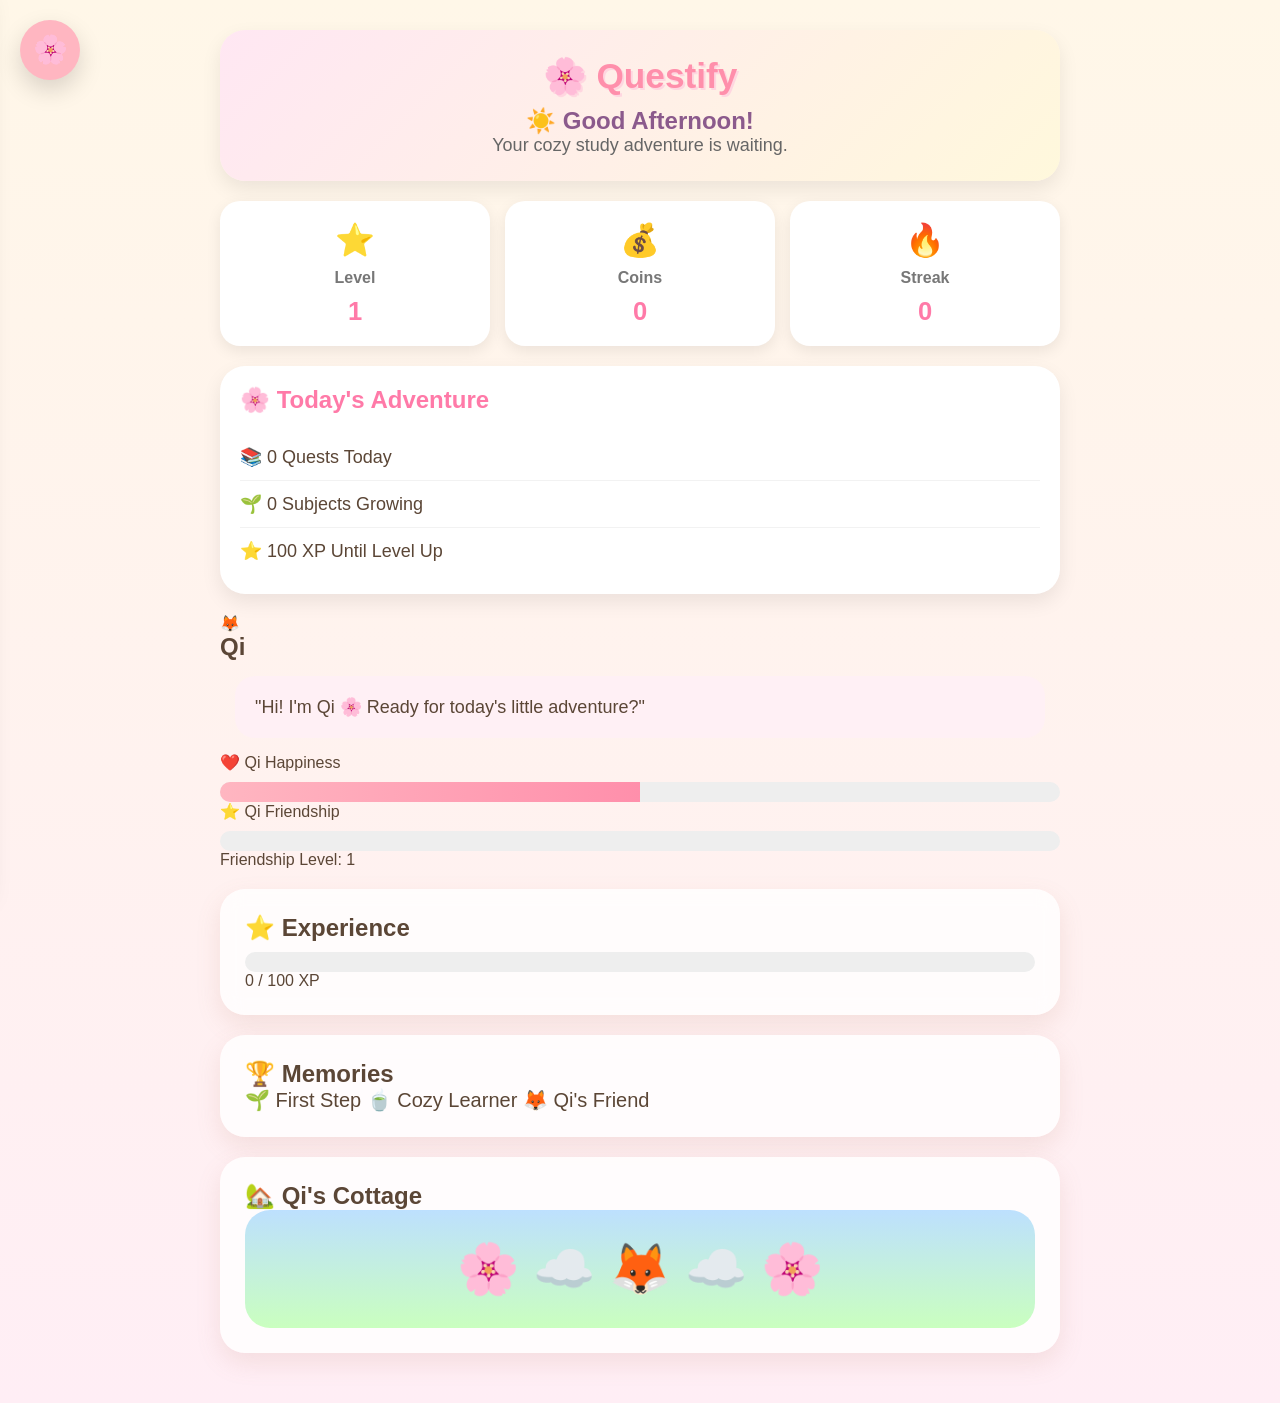
<file: index.html>
<!doctype html>
<html lang="en">

<head>
  <meta charset="UTF-8" />
  <meta name="viewport" content="width=device-width, initial-scale=1.0" />

  <title>Questify 🦊</title>

  <link rel="stylesheet" href="style.css" />
</head>

<body>
  <!-- 🌸 Menu Button -->

  <button id="menuButton" class="menuButton">🌸</button>
  <div class="layout">
    <!-- 🌸 Sidebar -->

    <div id="sidebar" class="sidebar">

      <div class="sidebarLogo">

        <div class="logoCircle">
          🌸
        </div>

        <div>

          <h2>Questify</h2>

          <p class="sidebarSubtitle">
            Cozy Study Adventure
          </p>

        </div>

      </div>
      <!-- 🌸 Navigation -->
      <button class="navButton" data-page="homePage">🏠 Home</button>

      <button class="navButton" data-page="profilePage">👤 Profile</button>

      <button class="navButton" data-page="companionPage">
        🐾 Companion
      </button>

      <button class="navButton" data-page="gardenPage">🌱 Garden</button>

      <button class="navButton" data-page="questsPage">🎯 Quests</button>

      <button class="navButton">📅 Timetable</button>

      <button class="navButton">📝 Exams</button>

      <button class="navButton">☀️ Summer Tasks</button>

      <button class="navButton">⚙️ Settings</button>
      <hr />

      <p class="sidebarQi">🦊 Small steps create big adventures.</p>
    </div>

    <div class="app">
      <!-- 🌸 Pages -->

      <div id="pages">
        <!-- Home Page -->

        <section id="homePage" class="page">
          <!-- Header -->

          <header class="welcomeCard">
            <h1>🌸 Questify</h1>

            <h2>Welcome back!</h2>

            <p>Your cozy study adventure is waiting.</p>
          </header>

          <!-- Player Stats -->

          <section class="statsGrid">
            <div class="statCard">
              <div class="statEmoji">⭐</div>
              <h3>Level</h3>
              <span id="level">1</span>
            </div>

            <div class="statCard">
              <div class="statEmoji">💰</div>
              <h3>Coins</h3>
              <span id="coins">0</span>
            </div>

            <div class="statCard">
              <div class="statEmoji">🔥</div>
              <h3>Streak</h3>
              <span id="streak">0</span>
            </div>
          </section>
          <section class="card adventureCard">
            <h2>🌸 Today's Adventure</h2>

            <div class="adventureItem">
              📚 <span id="todayQuestCount">0</span> Quests Today
            </div>

            <div class="adventureItem">
              🌱 <span id="subjectCount">0</span> Subjects Growing
            </div>

            <div class="adventureItem">
              ⭐ <span id="xpLeft">100</span> XP Until Level Up
            </div>
          </section>
          <!-- Qi Companion -->

          <section class="qiHomeCard">
            <div class="qiAvatar" id="companionEmoji">🦊</div>

            <div class="qiInfo">
              <h2 id="companionName">Qi</h2>

              <p class="speech">
                "Hi! I'm Qi 🌸 Ready for today's little adventure?"
              </p>
            </div>
          </section>
          <div class="mood">
            ❤️ Qi Happiness

            <div class="bar">
              <div class="happiness"></div>
            </div>
          </div>

          <div class="friendship">
            ⭐ Qi Friendship

            <div class="bar">
              <div class="friendBar"></div>
            </div>

            <p>
              Friendship Level:
              <span id="qiLevel">1</span>
            </p>
          </div>

          <!-- XP -->

          <section class="card">
            <h2>⭐ Experience</h2>

            <div class="bar">
              <div class="xp"></div>
            </div>

            <p><span id="xp">0</span> / 100 XP</p>
          </section>

          <!-- Achievements -->

          <section class="card">
            <h2>🏆 Memories</h2>

            <div class="badges">
              🌱 First Step 🍵 Cozy Learner 🦊 Qi's Friend
            </div>
          </section>

          <!-- Qi Cottage -->

          <section class="card">
            <h2>🏡 Qi's Cottage</h2>

            <div class="cottage">🌸 ☁️ 🦊 ☁️ 🌸</div>
          </section>
        </section>

        <!-- Profile -->

        <section class="card profile page" id="profilePage" style="display: none">
          <h2>👤 My Cozy Profile</h2>

          <div class="profileAvatar">🌸</div>

          <div class="profileInfo">
            <p>👤 <strong>Name</strong></p>
            <h3 id="playerName">Student</h3>

            <p>🎓 <strong>Grade</strong></p>
            <h3 id="playerGrade">Not Set</h3>

            <p>🎯 <strong>Goal</strong></p>
            <h3 id="playerGoal">Not Set</h3>

            <p>☁️ <strong>Study Style</strong></p>
            <h3 id="playerStyle">Not Set</h3>
          </div>

          <button id="editProfile">✏️ Edit Profile</button>
        </section>

        <!-- 🌱 Garden -->
        <section class="card page" id="gardenPage" style="display: none">
          <header class="gardenHeader">
            <h2>🌱 My Study Garden</h2>

            <p>Every completed quest helps your knowledge bloom.</p>
          </header>
          <section class="gardenStats">
            <div class="gardenStat">
              🌱
              <h3 id="subjectCount">0</h3>
              <p>Subjects</p>
            </div>

            <div class="gardenStat">
              🌸
              <h3 id="gardenProgress">0%</h3>
              <p>Growth</p>
            </div>
          </section>

          <div id="subjects"></div>

          <button id="addSubject">➕ Add Subject</button>

          <!-- 🏡 Subject Room -->

          <section class="card" id="subjectRoom" style="display: none">
            <h2>🏡 Subject Room</h2>

            <h3 id="roomTitle"></h3>

            <div id="roomTasks"></div>

            <button id="addTask">➕ Add Task</button>

            <button id="backGarden">🌱 Back to Garden</button>
          </section>
        </section>

        <!-- 🎯 Today's Quests -->

        <section class="card page" id="questsPage" style="display: none">
          <h2>🎯 Today's Quests</h2>

          <div id="todayTasks"></div>
        </section>
        <!-- 🐾 Companion Page -->

        <section class="card page" id="companionPage" style="display: none">
          <h2>🐾 Choose Your Companion</h2>

          <p>
            Every companion has a unique personality. Choose the one that will
            study with you.
          </p>

          <div id="companionList"></div>
        </section>
      </div>
      <!-- 🌸 Cozy Popup -->

      <div id="popupOverlay" class="popupOverlay">
        <div class="popupCard">
          <h2 id="popupTitle">🌸 Popup</h2>

          <input type="text" id="popupInput" placeholder="Type here..." />

          <div class="popupButtons">
            <button id="popupSave">💾 Save</button>

            <button id="popupCancel">❌ Cancel</button>
          </div>
        </div>
      </div>
    </div>
  </div>

  <script src="script.js"></script>
</body>

</html>
</file>
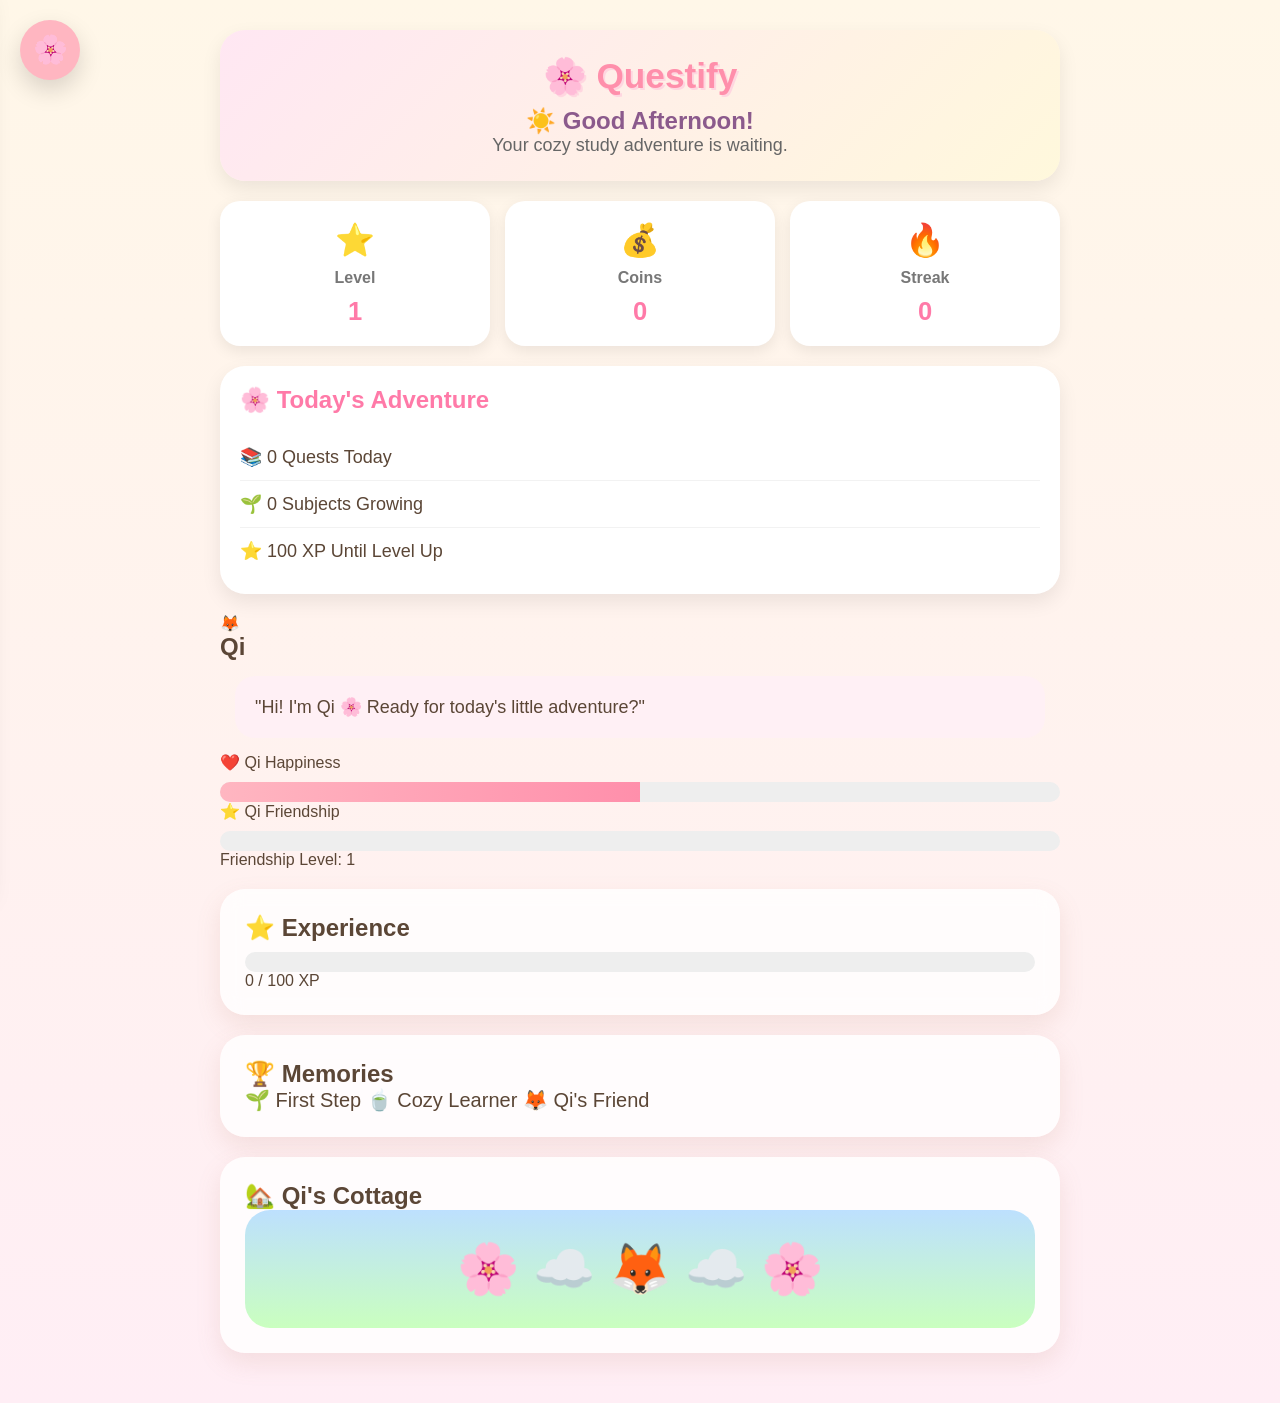
<file: index backup v2.html>
<!doctype html>
<html lang="en">
  <head>
    <meta charset="UTF-8" />
    <meta name="viewport" content="width=device-width, initial-scale=1.0" />

    <title>Questify 🦊</title>

    <link rel="stylesheet" href="style.css" />
  </head>

  <body>
    <!-- 🌸 Menu Button -->

    <button id="menuButton" class="menuButton">🌸</button>
    <div class="layout">
      <!-- 🌸 Sidebar -->

      <div id="sidebar" class="sidebar">
        <h2>🌸 Questify</h2>

        <p class="sidebarSubtitle">Cozy Study Adventure</p>
        <button class="navButton" data-page="homePage">🏠 Home</button>

        <button class="navButton" data-page="profilePage">👤 Profile</button>

        <button class="navButton" data-page="companionPage">
          🐾 Companion
        </button>

        <button class="navButton" data-page="gardenPage">🌱 Garden</button>

        <button class="navButton" data-page="questsPage">🎯 Quests</button>

        <button class="navButton">📅 Timetable</button>

        <button class="navButton">📝 Exams</button>

        <button class="navButton">☀️ Summer Tasks</button>

        <button class="navButton">⚙️ Settings</button>
        <hr />

        <p class="sidebarQi">🦊 Small steps create big adventures.</p>
      </div>

      <div class="app">
        <!-- 🌸 Pages -->

        <div id="pages">
          <!-- Home Page -->

          <section id="homePage" class="page">
            <!-- Header -->

            <header class="welcomeCard">
              <h1>🌸 Questify</h1>

              <h2>Welcome back!</h2>

              <p>Your cozy study adventure is waiting.</p>
            </header>

            <!-- Player Stats -->

            <section class="statsGrid">
              <div class="statCard">
                <div class="statEmoji">⭐</div>
                <h3>Level</h3>
                <span id="level">1</span>
              </div>

              <div class="statCard">
                <div class="statEmoji">💰</div>
                <h3>Coins</h3>
                <span id="coins">0</span>
              </div>

              <div class="statCard">
                <div class="statEmoji">🔥</div>
                <h3>Streak</h3>
                <span id="streak">0</span>
              </div>
            </section>
            <section class="card adventureCard">
              <h2>🌸 Today's Adventure</h2>

              <div class="adventureItem">
                📚 <span id="todayQuestCount">0</span> Quests Today
              </div>

              <div class="adventureItem">
                🌱 <span id="subjectCount">0</span> Subjects Growing
              </div>

              <div class="adventureItem">
                ⭐ <span id="xpLeft">100</span> XP Until Level Up
              </div>
            </section>
            <!-- Qi Companion -->

            <section class="qiHomeCard">
              <div class="qiAvatar" id="companionEmoji">🦊</div>

              <div class="qiInfo">
                <h2 id="companionName">Qi</h2>

                <p class="speech">
                  "Hi! I'm Qi 🌸 Ready for today's little adventure?"
                </p>
              </div>
            </section>
            <div class="mood">
              ❤️ Qi Happiness

              <div class="bar">
                <div class="happiness"></div>
              </div>
            </div>

            <div class="friendship">
              ⭐ Qi Friendship

              <div class="bar">
                <div class="friendBar"></div>
              </div>

              <p>
                Friendship Level:
                <span id="qiLevel">1</span>
              </p>
            </div>

            <!-- XP -->

            <section class="card">
              <h2>⭐ Experience</h2>

              <div class="bar">
                <div class="xp"></div>
              </div>

              <p><span id="xp">0</span> / 100 XP</p>
            </section>

            <!-- Achievements -->

            <section class="card">
              <h2>🏆 Memories</h2>

              <div class="badges">
                🌱 First Step 🍵 Cozy Learner 🦊 Qi's Friend
              </div>
            </section>

            <!-- Qi Cottage -->

            <section class="card">
              <h2>🏡 Qi's Cottage</h2>

              <div class="cottage">🌸 ☁️ 🦊 ☁️ 🌸</div>
            </section>
          </section>

          <!-- Profile -->

          <section
            class="card profile page"
            id="profilePage"
            style="display: none"
          >
            <h2>👤 My Cozy Profile</h2>

            <div class="profileAvatar">🌸</div>

            <div class="profileInfo">
              <p>👤 <strong>Name</strong></p>
              <h3 id="playerName">Student</h3>

              <p>🎓 <strong>Grade</strong></p>
              <h3 id="playerGrade">Not Set</h3>

              <p>🎯 <strong>Goal</strong></p>
              <h3 id="playerGoal">Not Set</h3>

              <p>☁️ <strong>Study Style</strong></p>
              <h3 id="playerStyle">Not Set</h3>
            </div>

            <button id="editProfile">✏️ Edit Profile</button>
          </section>

          <!-- 🌱 Garden -->
          <section class="card page" id="gardenPage" style="display: none">
            <header class="gardenHeader">
              <h2>🌱 My Study Garden</h2>

              <p>Every completed quest helps your knowledge bloom.</p>
            </header>
            <section class="gardenStats">
              <div class="gardenStat">
                🌱
                <h3 id="subjectCount">0</h3>
                <p>Subjects</p>
              </div>

              <div class="gardenStat">
                🌸
                <h3 id="gardenProgress">0%</h3>
                <p>Growth</p>
              </div>
            </section>

            <div id="subjects"></div>

            <button id="addSubject">➕ Add Subject</button>

            <!-- 🏡 Subject Room -->

            <section class="card" id="subjectRoom" style="display: none">
              <h2>🏡 Subject Room</h2>

              <h3 id="roomTitle"></h3>

              <div id="roomTasks"></div>

              <button id="addTask">➕ Add Task</button>

              <button id="backGarden">🌱 Back to Garden</button>
            </section>
          </section>

          <!-- 🎯 Today's Quests -->

          <section class="card page" id="questsPage" style="display: none">
            <h2>🎯 Today's Quests</h2>

            <div id="todayTasks"></div>
          </section>
          <!-- 🐾 Companion Page -->

          <section class="card page" id="companionPage" style="display: none">
            <h2>🐾 Choose Your Companion</h2>

            <p>
              Every companion has a unique personality. Choose the one that will
              study with you.
            </p>

            <div id="companionList"></div>
          </section>
        </div>
        <!-- 🌸 Cozy Popup -->

        <div id="popupOverlay" class="popupOverlay">
          <div class="popupCard">
            <h2 id="popupTitle">🌸 Popup</h2>

            <input type="text" id="popupInput" placeholder="Type here..." />

            <div class="popupButtons">
              <button id="popupSave">💾 Save</button>

              <button id="popupCancel">❌ Cancel</button>
            </div>
          </div>
        </div>
      </div>
    </div>

    <script src="script.js"></script>
  </body>
</html>
</file>
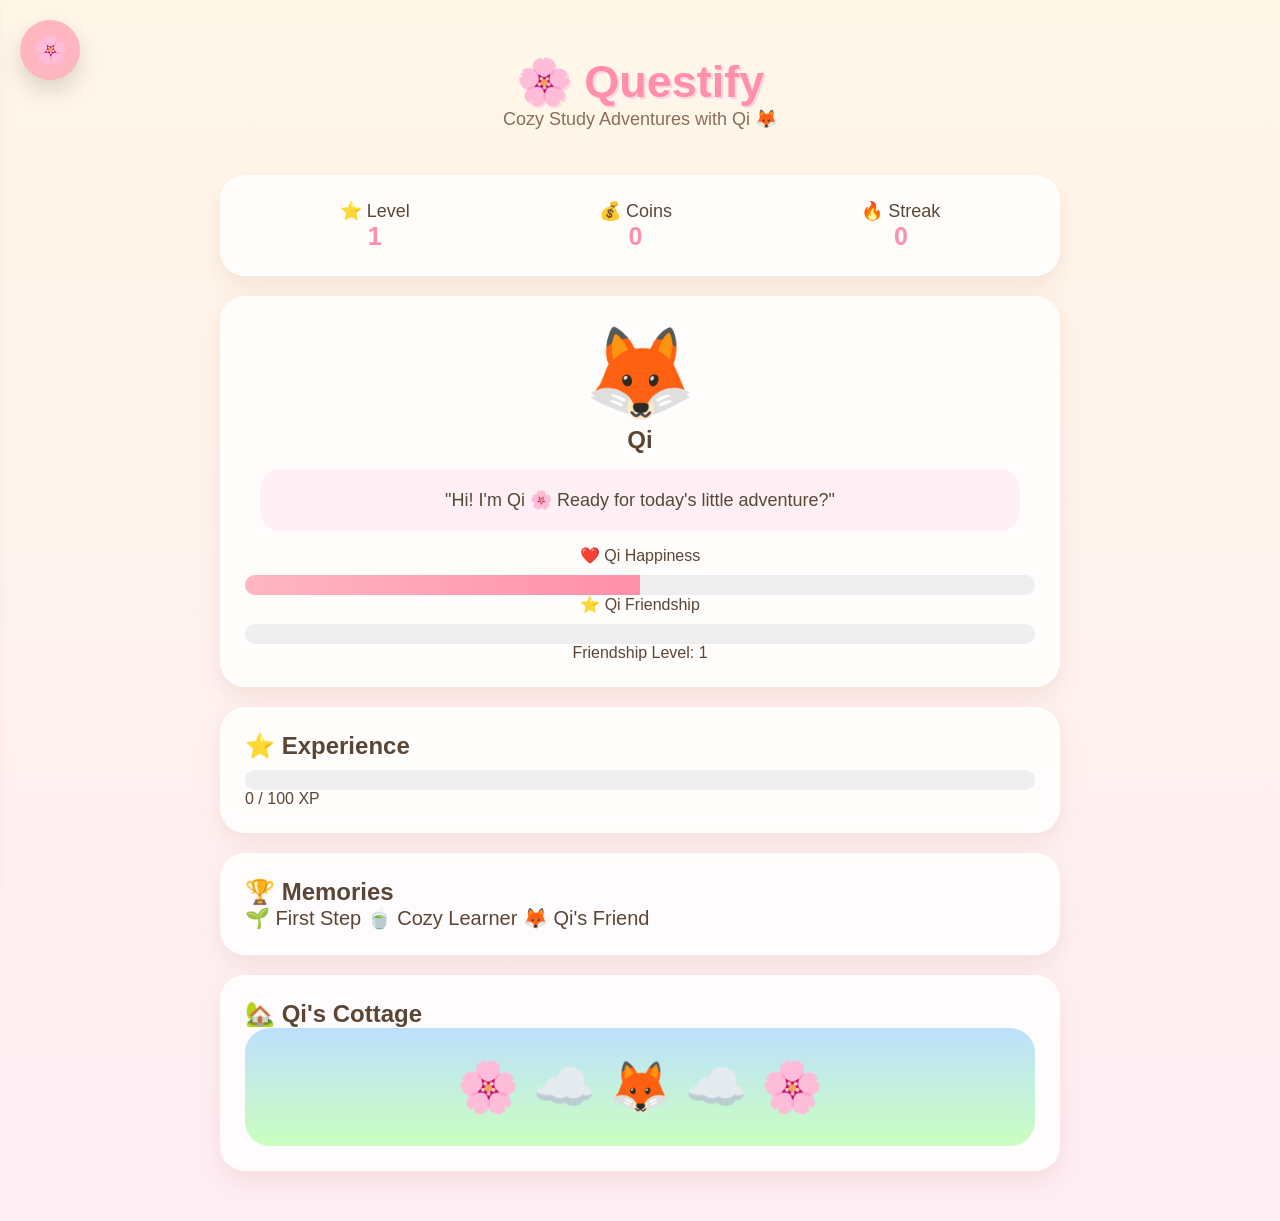
<file: index_backup_before_design.html>
<!doctype html>
<html lang="en">
    <head>
        <meta charset="UTF-8" />
        <meta name="viewport" content="width=device-width, initial-scale=1.0" />

        <title>Questify 🦊</title>

        <link rel="stylesheet" href="style.css" />
    </head>

    <body>
        <!-- 🌸 Menu Button -->

        <button id="menuButton" class="menuButton">🌸</button>
        <div class="layout">
            <!-- 🌸 Sidebar -->

            <div id="sidebar" class="sidebar">
                <h2>🌸 Questify</h2>

                <p class="sidebarSubtitle">Cozy Study Adventure</p>
                <button class="navButton" data-page="homePage">🏠 Home</button>

                <button class="navButton" data-page="profilePage">
                    👤 Profile
                </button>

                <button class="navButton" data-page="companionPage">
                    🐾 Companion
                </button>

                <button class="navButton" data-page="gardenPage">
                    🌱 Garden
                </button>

                <button class="navButton" data-page="questsPage">
                    🎯 Quests
                </button>

                <button class="navButton">📅 Timetable</button>

                <button class="navButton">📝 Exams</button>

                <button class="navButton">☀️ Summer Tasks</button>

                <button class="navButton">⚙️ Settings</button>
                <hr />

                <p class="sidebarQi">🦊 Small steps create big adventures.</p>
            </div>

            <div class="app">
                <!-- 🌸 Pages -->

                <div id="pages">
                    <!-- Home Page -->

                    <section id="homePage" class="page">
                        <!-- Header -->

                        <header>
                            <h1>🌸 Questify</h1>
                            <p>Cozy Study Adventures with Qi 🦊</p>
                        </header>

                        <!-- Player Stats -->

                        <section class="stats card">
                            <div>
                                ⭐ Level
                                <span id="level">1</span>
                            </div>

                            <div>
                                💰 Coins
                                <span id="coins">0</span>
                            </div>

                            <div>
                                🔥 Streak
                                <span id="streak">0</span>
                            </div>
                        </section>

                        <!-- Qi Companion -->

                        <section class="qi card">
                            <div class="fox" id="companionEmoji">🦊</div>

                            <h2 id="companionName">Qi</h2>

                            <div class="speech">
                                "Hi! I'm Qi 🌸 Ready for today's little
                                adventure?"
                            </div>

                            <div class="mood">
                                ❤️ Qi Happiness

                                <div class="bar">
                                    <div class="happiness"></div>
                                </div>
                            </div>

                            <div class="friendship">
                                ⭐ Qi Friendship

                                <div class="bar">
                                    <div class="friendBar"></div>
                                </div>

                                <p>
                                    Friendship Level:
                                    <span id="qiLevel">1</span>
                                </p>
                            </div>
                        </section>

                        <!-- XP -->

                        <section class="card">
                            <h2>⭐ Experience</h2>

                            <div class="bar">
                                <div class="xp"></div>
                            </div>

                            <p><span id="xp">0</span> / 100 XP</p>
                        </section>

                        <!-- Achievements -->

                        <section class="card">
                            <h2>🏆 Memories</h2>

                            <div class="badges">
                                🌱 First Step 🍵 Cozy Learner 🦊 Qi's Friend
                            </div>
                        </section>

                        <!-- Qi Cottage -->

                        <section class="card">
                            <h2>🏡 Qi's Cottage</h2>

                            <div class="cottage">🌸 ☁️ 🦊 ☁️ 🌸</div>
                        </section>
                    </section>
                    <!-- Profile -->

                    <section
                        class="card profile page"
                        id="profilePage"
                        style="display: none"
                    >
                        <h2>👤 My Cozy Profile</h2>

                        <p>
                            👤 Name:
                            <span id="playerName">Student</span>
                        </p>

                        <p>
                            🎓 Grade:
                            <span id="playerGrade">Not Set</span>
                        </p>

                        <p>
                            🎯 Goal:
                            <span id="playerGoal">Not Set</span>
                        </p>

                        <p>
                            ☁️ Study Style:
                            <span id="playerStyle">Not Set</span>
                        </p>

                        <button id="editProfile">✏️ Edit Profile</button>
                    </section>

                    <!-- 🌱 Garden -->

                    <section class="card page" id="gardenPage">
                        <h2>🌱 My Study Garden</h2>

                        <div id="subjects"></div>

                        <button id="addSubject">➕ Add Subject</button>
                    </section>

                    <!-- 🏡 Subject Room -->

                    <section
                        class="card"
                        id="subjectRoom"
                        style="display: none"
                    >
                        <h2>🏡 Subject Room</h2>

                        <h3 id="roomTitle"></h3>

                        <div id="roomTasks"></div>

                        <button id="addTask">➕ Add Task</button>

                        <button id="backGarden">🌱 Back to Garden</button>
                    </section>

                    <!-- 🎯 Today's Quests -->

                    <section class="card page" id="questsPage">
                        <h2>🎯 Today's Quests</h2>

                        <div id="todayTasks"></div>
                    </section>
                    <!-- 🐾 Companion Page -->

                    <section class="card page" id="companionPage">
                        <h2>🐾 Choose Your Companion</h2>

                        <p>
                            Every companion has a unique personality. Choose the
                            one that will study with you.
                        </p>

                        <div id="companionList"></div>
                    </section>
                </div>
                <!-- 🌸 Cozy Popup -->

                <div id="popupOverlay" class="popupOverlay">
                    <div class="popupCard">
                        <h2 id="popupTitle">🌸 Popup</h2>

                        <input
                            type="text"
                            id="popupInput"
                            placeholder="Type here..."
                        />

                        <div class="popupButtons">
                            <button id="popupSave">💾 Save</button>

                            <button id="popupCancel">❌ Cancel</button>
                        </div>
                    </div>
                </div>
            </div>
        </div>

        <script src="script.js"></script>
    </body>
</html>
</file>
<file: style.css>
/* 🌸 QUESTIFY - Cozy Summer Theme 🌸 */

* {
  box-sizing: border-box;
  margin: 0;
  padding: 0;
}

body {
  font-family: "Comic Sans MS", "Trebuchet MS", sans-serif;

  background: linear-gradient(180deg, #fff7e8, #ffeef5);

  color: #5b4636;

  min-height: 100vh;
}

/* Main App */

.app {
  width: 90%;
  max-width: 900px;

  margin: auto;

  padding: 25px;
}

/* Header */

header {
  text-align: center;

  padding: 25px;
}

header h1 {
  font-size: 45px;

  color: #ff8fab;

  text-shadow: 2px 2px #ffd6e0;
}

header p {
  font-size: 18px;

  color: #8a6d5d;
}

/* Cards */

.card {
  background: rgba(255, 255, 255, 0.8);

  border-radius: 25px;

  padding: 25px;

  margin: 20px 0;

  box-shadow: 0 10px 25px rgba(180, 120, 100, 0.15);

  backdrop-filter: blur(10px);

  transition: 0.3s;
}

.card:hover {
  transform: translateY(-5px);
}

/* Stats */

.stats {
  display: flex;

  justify-content: space-around;

  text-align: center;

  font-size: 18px;
}

.stats span {
  display: block;

  font-size: 25px;

  color: #ff8fab;

  font-weight: bold;
}

/* Qi Section */

.qi {
  text-align: center;
}

.fox {
  font-size: 90px;

  animation: float 3s infinite ease-in-out;
}

@keyframes float {
  0% {
    transform: translateY(0);
  }

  50% {
    transform: translateY(-12px);
  }

  100% {
    transform: translateY(0);
  }
}

.speech {
  background: #fff0f5;

  padding: 20px;

  border-radius: 20px;

  margin: 15px;

  font-size: 18px;
}

/* Progress Bars */

.bar {
  width: 100%;

  height: 20px;

  background: #eee;

  border-radius: 20px;

  overflow: hidden;

  margin-top: 10px;
}

.xp {
  height: 100%;

  width: 0%;

  background: linear-gradient(90deg, #ffd166, #ff9f1c);

  border-radius: 20px;
}

.happiness {
  height: 100%;

  width: 80%;

  background: linear-gradient(90deg, #ffb6c1, #ff8fab);
}

/* Subjects */

.subject {
  background: #fef6e4;

  padding: 15px;

  border-radius: 20px;

  margin: 15px 0;
}

.progress {
  width: 70%;

  height: 100%;

  background: #a7d7c5;
}

button {
  border: none;

  background: #ffb6c1;

  color: white;

  padding: 15px 25px;

  border-radius: 30px;

  font-size: 17px;

  cursor: pointer;

  transition: 0.3s;
}

button:hover {
  background: #ff8fab;

  transform: scale(1.05);
}

/* Quests */

.quest {
  background: #f8edeb;

  padding: 15px;

  margin: 10px 0;

  border-radius: 18px;

  cursor: pointer;
}

.quest:hover {
  background: #ffe5ec;
}

/* Achievements */

.badges {
  display: flex;

  gap: 15px;

  flex-wrap: wrap;
}

.badges {
  font-size: 20px;
}

/* Cottage */

.cottage {
  font-size: 50px;

  text-align: center;

  padding: 30px;

  background: linear-gradient(180deg, #bde0fe, #caffbf);

  border-radius: 25px;
}

/* Profile */

.profile p {
  font-size: 18px;

  margin: 15px 0;
}

.profile span {
  color: #ff8fab;

  font-weight: bold;
}

/* Mobile */

@media (max-width: 600px) {
  .stats {
    flex-direction: column;

    gap: 20px;
  }

  header h1 {
    font-size: 35px;
  }
}

.friendBar {
  height: 100%;

  width: 0%;

  background: linear-gradient(90deg, #ffd166, #ff9f1c);

  border-radius: 20px;
}

/* 🌸 Cozy Popup */

.popupOverlay {
  position: fixed;

  top: 0;

  left: 0;

  width: 100%;

  height: 100%;

  background: rgba(0, 0, 0, 0.35);

  display: none;

  justify-content: center;

  align-items: center;

  z-index: 1000;
}

.popupCard {
  background: #fffaf5;

  width: 90%;

  max-width: 420px;

  padding: 30px;

  border-radius: 25px;

  box-shadow: 0 15px 40px rgba(0, 0, 0, 0.15);

  text-align: center;

  animation: popupAppear 0.25s ease;
}

.popupCard h2 {
  color: #ff8fab;

  margin-bottom: 20px;
}

.popupCard input {
  width: 100%;

  padding: 15px;

  border: 2px solid #ffd6e0;

  border-radius: 18px;

  font-size: 17px;

  margin-bottom: 20px;

  outline: none;
}

.popupCard input:focus {
  border-color: #ff8fab;
}

.popupButtons {
  display: flex;

  gap: 15px;

  justify-content: center;
}

.popupButtons button {
  flex: 1;
}

@keyframes popupAppear {
  from {
    transform: scale(0.85);

    opacity: 0;
  }

  to {
    transform: scale(1);

    opacity: 1;
  }
}

/* Companion Cards */

.companionCard {
  background: #fff8f2;

  border-radius: 20px;

  padding: 18px;

  margin: 15px 0;

  cursor: pointer;

  transition: 0.3s;

  border: 3px solid transparent;
}

.companionCard:hover {
  transform: scale(1.02);

  background: #fff0f5;
}

.companionCard.selected {
  border-color: #ff8fab;
}

.companionCard h3 {
  margin-bottom: 8px;
}

.companionCard p {
  color: #7d6758;
}

/* 🌸 App Layout */

.layout {
  display: flex;

  min-height: 100vh;
}

/* Sidebar */

.sidebar {
  width: 250px;

  background: #fff8f2;

  padding: 25px;

  box-shadow: 4px 0 15px rgba(0, 0, 0, 0.08);

  position: sticky;

  top: 0;

  height: 100vh;
}

.sidebar h2 {
  text-align: center;

  color: #ff8fab;

  margin-bottom: 10px;
}

.sidebarSubtitle {
  text-align: center;

  color: #8a6d5d;

  margin-bottom: 25px;

  font-size: 14px;
}

/* Navigation Buttons */

.navButton {
  width: 100%;

  margin-bottom: 12px;

  text-align: left;
}

/* Main Content */

.app {
  flex: 1;

  padding: 30px;
}

/* Mobile */

@media (max-width: 768px) {
  .layout {
    flex-direction: column;
  }

  .sidebar {
    width: 100%;

    height: auto;

    position: relative;
  }
}

/* ===========================
   🌸 Questify Navigation
=========================== */

/* Layout */

.layout {
  display: flex;
}

/* Flower Button */

.menuButton {
  position: fixed;

  top: 20px;

  left: 20px;

  width: 60px;

  height: 60px;

  display: flex;

  justify-content: center;

  align-items: center;

  padding: 0;

  border: none;

  border-radius: 50%;

  background: #ffb6c1;

  color: white;

  font-size: 28px;

  line-height: 1;

  cursor: pointer;

  box-shadow: 0 10px 25px rgba(0, 0, 0, 0.15);

  z-index: 1001;

  transition: 0.3s;
}

.menuButton:hover {
  background: #ff8fab;

  transform: scale(1.08) rotate(15deg);
}

/* Sidebar */

.sidebar {
  position: fixed;

  left: -320px;

  top: 0;

  width: 300px;

  height: 100vh;

  background: #fffaf5;

  padding: 30px;

  box-shadow: 5px 0 25px rgba(0, 0, 0, 0.15);

  transition: 0.35s;

  z-index: 1000;
}

.sidebar.open {
  left: 0;
}

.sidebar h2 {
  color: #ff8fab;

  margin-bottom: 8px;
}

.sidebarSubtitle {
  color: #8a6d5d;

  margin-bottom: 25px;
}

/* Navigation Buttons */

.navButton {
  width: 100%;

  margin-bottom: 12px;

  text-align: left;
}

/* Qi Message */

.sidebarQi {
  margin-top: 35px;

  padding: 15px;

  border-radius: 15px;

  background: #fff0f5;

  line-height: 1.5;
}

/* ===========================
   🐾 Companion Cards
=========================== */

#companionCards {
  display: grid;

  grid-template-columns: repeat(auto-fit, minmax(220px, 1fr));

  gap: 20px;

  margin-top: 25px;
}

.companionCard {
  background: #fff7f9;

  border-radius: 20px;

  padding: 20px;

  text-align: center;

  box-shadow: 0 8px 20px rgba(0, 0, 0, 0.08);

  transition: 0.3s;
}

.companionCard:hover {
  transform: translateY(-8px);
}

.companionEmoji {
  font-size: 70px;

  margin-bottom: 15px;
}

.chooseCompanion {
  margin-top: 15px;

  width: 100%;
}

.welcomeCard {
  background: linear-gradient(135deg, #ffe7f3, #fff8dc);
  border-radius: 25px;
  padding: 25px;
  margin-bottom: 20px;
  text-align: center;
  box-shadow: 0 8px 20px rgba(0, 0, 0, 0.08);
}

.welcomeCard h1 {
  margin: 0;
  font-size: 2.2rem;
}

.welcomeCard h2 {
  margin-top: 10px;
  color: #8b5a8c;
}

.welcomeCard p {
  color: #666;
}

.statsGrid {
  display: grid;
  grid-template-columns: repeat(3, 1fr);
  gap: 15px;
  margin: 20px 0;
}

.statCard {
  background: #fff;
  border-radius: 20px;
  padding: 20px;
  text-align: center;
  box-shadow: 0 5px 15px rgba(0, 0, 0, 0.08);
  transition: 0.25s;
}

.statCard:hover {
  transform: translateY(-5px);
}

.statEmoji {
  font-size: 2rem;
}

.statCard h3 {
  margin: 10px 0;
  font-size: 1rem;
  color: #777;
}

.statCard span {
  font-size: 1.6rem;
  font-weight: bold;
  color: #ff7aa8;
}

.adventureCard {
  background: #fff;

  border-radius: 25px;

  padding: 20px;

  margin: 20px 0;

  box-shadow: 0 8px 20px rgba(0, 0, 0, 0.08);
}

.adventureCard h2 {
  margin-bottom: 20px;

  color: #ff7aa8;
}

.adventureItem {
  padding: 12px 0;

  border-bottom: 1px solid #f2f2f2;

  font-size: 18px;
}

.adventureItem:last-child {
  border-bottom: none;
}

.card {
  transition:
    transform 0.25s ease,
    box-shadow 0.25s ease;
}

.card:hover {
  transform: translateY(-4px);

  box-shadow: 0 15px 30px rgba(0, 0, 0, 0.12);
}

.subjectCard {
  background: white;

  border-radius: 22px;

  padding: 20px;

  margin: 20px 0;

  cursor: pointer;

  transition: 0.25s;

  box-shadow: 0 8px 20px rgba(0, 0, 0, 0.08);
}

.subjectCard:hover {
  transform: translateY(-5px);
}

.subjectTop {
  display: flex;

  gap: 20px;

  align-items: center;

  margin-bottom: 15px;
}

.subjectEmoji {
  font-size: 3rem;
}

.subjectTop h3 {
  margin: 0;
}

.progressText {
  text-align: right;

  color: #888;

  margin-top: 10px;
}

/* 🌸 Profile */

.profileAvatar {
  font-size: 80px;
  text-align: center;
  margin-bottom: 20px;
}

.profileInfo {
  background: white;
  border-radius: 20px;
  padding: 20px;
  margin-bottom: 20px;
}

.profileInfo p {
  color: #777;
  margin-bottom: 5px;
}

.profileInfo h3 {
  margin-top: 0;
  margin-bottom: 20px;
  color: #ff6fa5;
}

/* 🌱 Garden */

.gardenHeader {
  text-align: center;
  margin-bottom: 25px;
}

.gardenHeader p {
  color: #777;
}

.gardenStats {
  display: flex;
  gap: 15px;
  margin-bottom: 20px;
}

.gardenStat {
  flex: 1;
  background: white;
  border-radius: 18px;
  padding: 18px;
  text-align: center;
}

.gardenStat h3 {
  font-size: 28px;
  margin: 8px 0;
  color: #7cc576;
}

/* 🌱 Subject Cards */

.subjectCard {
  background: white;

  border-radius: 22px;

  padding: 20px;

  margin-bottom: 18px;

  cursor: pointer;

  transition: 0.3s;

  box-shadow: 0 10px 25px rgba(0, 0, 0, 0.08);
}

.subjectCard:hover {
  transform: translateY(-5px);
}

.subjectTop {
  display: flex;

  justify-content: space-between;

  align-items: center;

  margin-bottom: 15px;
}

.subjectTop h3 {
  margin: 0;
}

.plantStage {
  text-align: center;

  font-size: 22px;

  margin-top: 15px;
}
</file>
